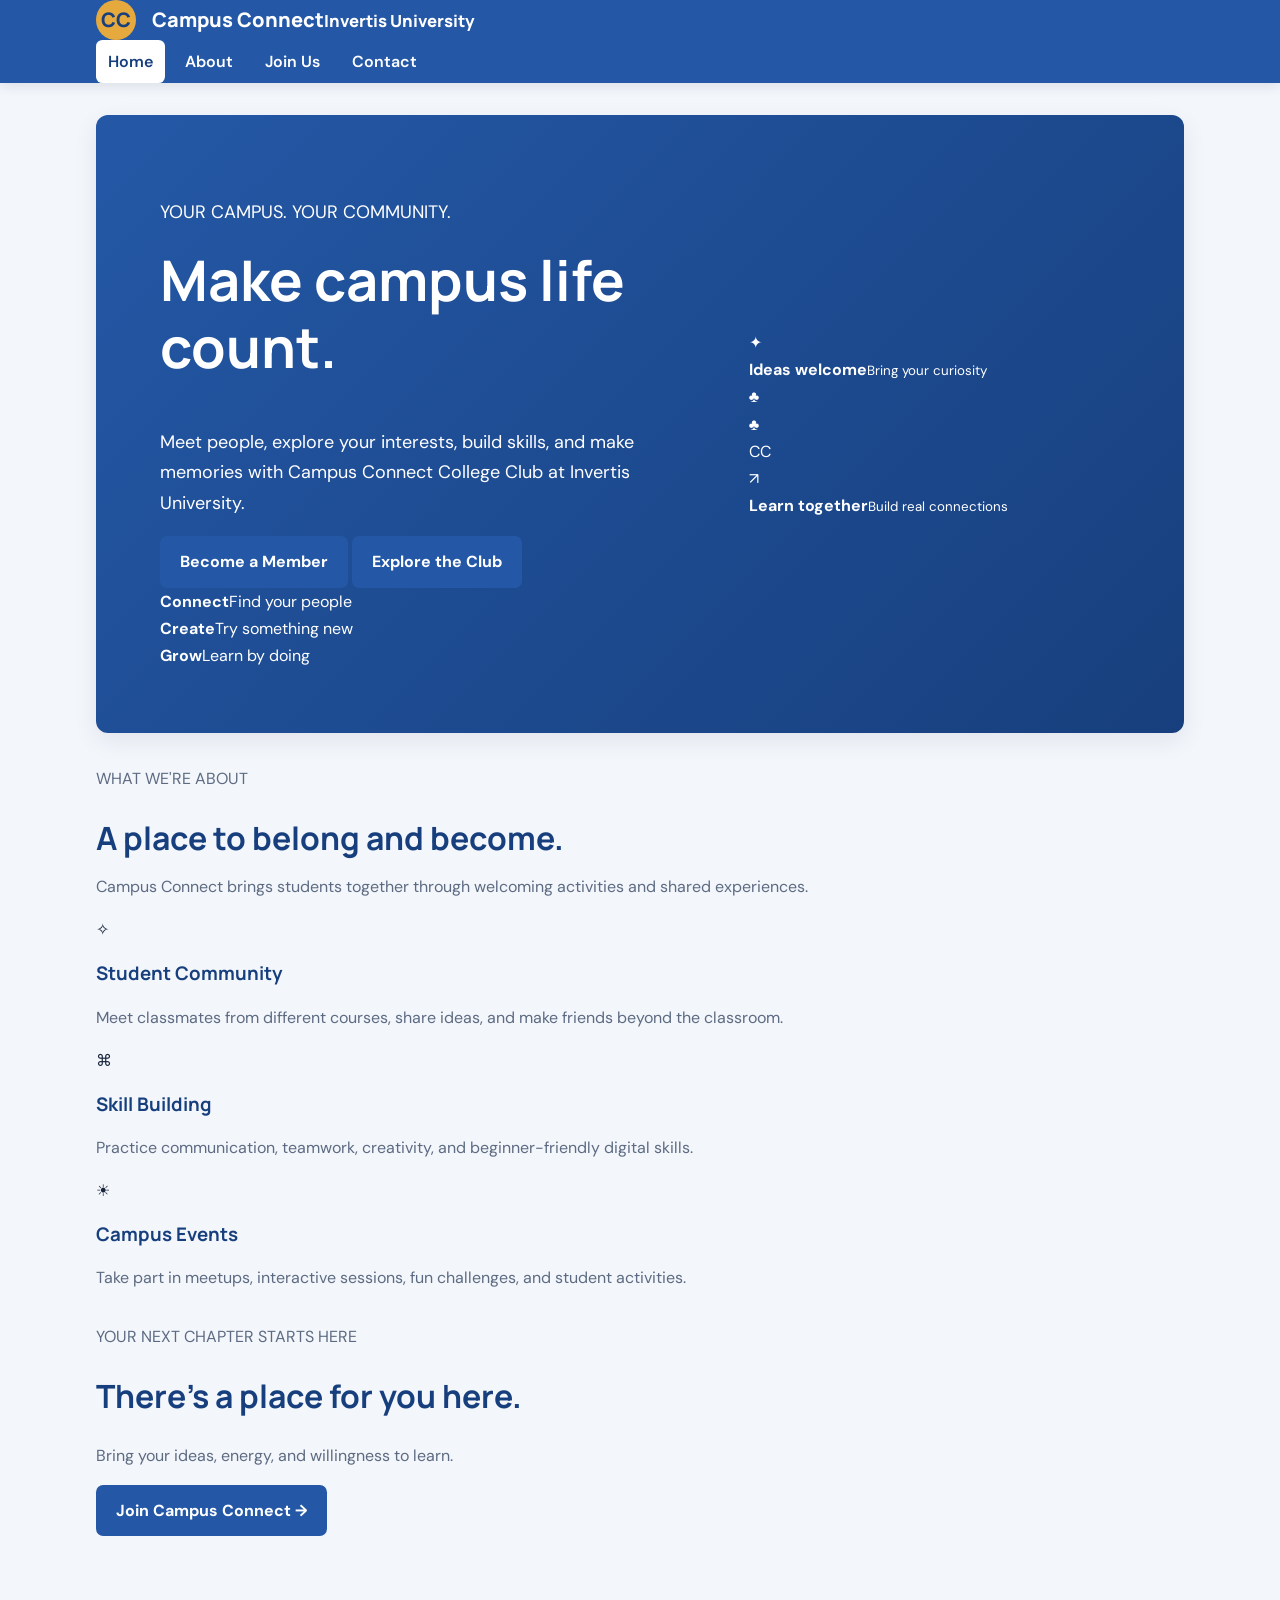
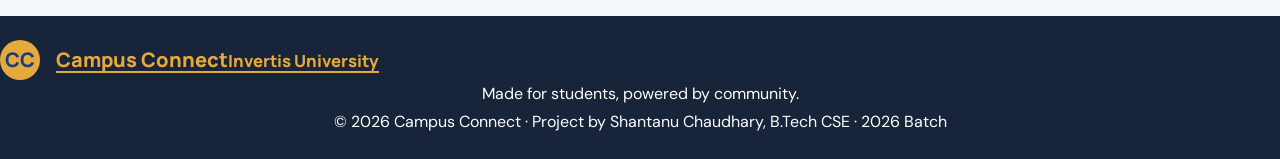
<file: index.html>
<!DOCTYPE html>
<html lang="en">
<head>
  <meta charset="UTF-8">
  <meta name="viewport" content="width=device-width, initial-scale=1.0">
  <meta name="description" content="Campus Connect student club at Invertis University.">
  <title>Campus Connect | Invertis University</title>
  <link rel="icon" type="image/svg+xml" href="favicon.svg">
  <link rel="stylesheet" href="css/style.css">
</head>
<body>
  <header class="site-header">
    <a class="brand" href="index.html">
      <span class="brand-mark">CC</span>
      <span>Campus Connect<small>Invertis University</small></span>
    </a>
    <nav aria-label="Main navigation">
      <a class="active" href="index.html">Home</a>
      <a href="about.html">About</a>
      <a href="registration.html">Join Us</a>
      <a href="contact.html">Contact</a>
    </nav>
  </header>

  <main>
    <section class="hero">
      <div class="hero-copy">
        <p class="eyebrow">YOUR CAMPUS. YOUR COMMUNITY.</p>
        <h1>Make campus life <span>count.</span></h1>
        <p class="lead">
          Meet people, explore your interests, build skills, and make
          memories with Campus Connect College Club at Invertis University.
        </p>
        <div class="button-row">
          <a class="button" href="registration.html">Become a Member</a>
          <a class="button button-outline" href="about.html">Explore the Club</a>
        </div>

        <div class="quick-facts">
          <div><strong>Connect</strong><span>Find your people</span></div>
          <div><strong>Create</strong><span>Try something new</span></div>
          <div><strong>Grow</strong><span>Learn by doing</span></div>
        </div>
      </div>

      <div class="hero-art" role="img" aria-label="Campus Connect illustration">
        <div class="orbit orbit-one"></div>
        <div class="orbit orbit-two"></div>
        <div class="art-card card-top">
          <span>✦</span>
          <div><strong>Ideas welcome</strong><small>Bring your curiosity</small></div>
        </div>
        <div class="student-illustration">
          <div class="sun"></div>
          <div class="person person-one"><i></i><b></b></div>
          <div class="person person-two"><i></i><b></b></div>
          <div class="plant plant-one">♣</div>
          <div class="plant plant-two">♣</div>
          <div class="laptop">CC</div>
        </div>
        <div class="art-card card-bottom">
          <span>↗</span>
          <div><strong>Learn together</strong><small>Build real connections</small></div>
        </div>
      </div>
    </section>

    <section class="section">
      <div class="section-heading">
        <p class="eyebrow">WHAT WE'RE ABOUT</p>
        <h2>A place to belong <span>and become.</span></h2>
        <p>Campus Connect brings students together through welcoming activities and shared experiences.</p>
      </div>

      <div class="feature-grid">
        <article class="feature-card">
          <div class="feature-icon">✧</div>
          <h3>Student Community</h3>
          <p>Meet classmates from different courses, share ideas, and make friends beyond the classroom.</p>
        </article>
        <article class="feature-card">
          <div class="feature-icon">⌘</div>
          <h3>Skill Building</h3>
          <p>Practice communication, teamwork, creativity, and beginner-friendly digital skills.</p>
        </article>
        <article class="feature-card">
          <div class="feature-icon">☀</div>
          <h3>Campus Events</h3>
          <p>Take part in meetups, interactive sessions, fun challenges, and student activities.</p>
        </article>
      </div>
    </section>

    <section class="cta-band">
      <div>
        <p class="eyebrow">YOUR NEXT CHAPTER STARTS HERE</p>
        <h2>There's a place for you here.</h2>
        <p>Bring your ideas, energy, and willingness to learn.</p>
      </div>
      <a class="button button-light" href="registration.html">Join Campus Connect →</a>
    </section>
  </main>

  <footer class="site-footer">
    <a class="brand brand-footer" href="index.html">
      <span class="brand-mark">CC</span>
      <span>Campus Connect<small>Invertis University</small></span>
    </a>
    <p>Made for students, powered by community.</p>
    <p class="copyright">© 2026 Campus Connect · Project by Shantanu Chaudhary, B.Tech CSE · 2026 Batch</p>
  </footer>
</body>
</html>
</file>
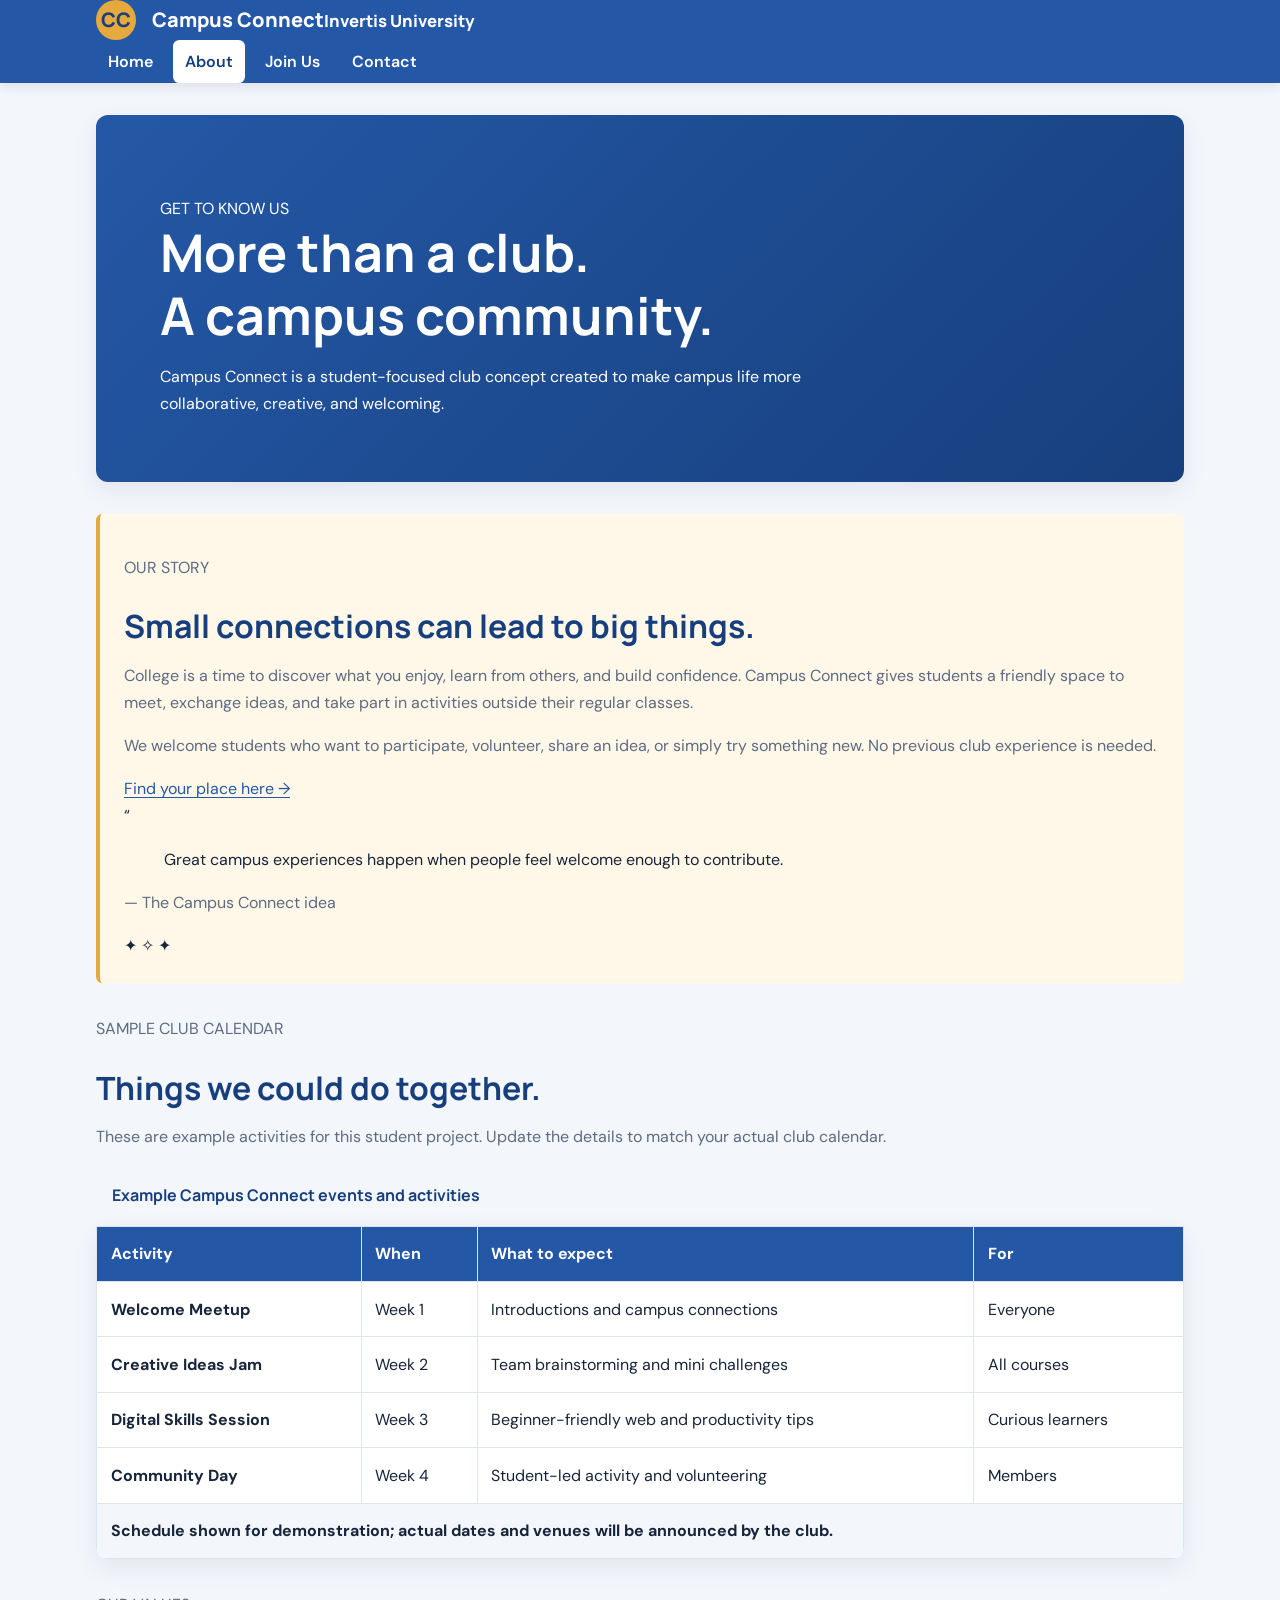
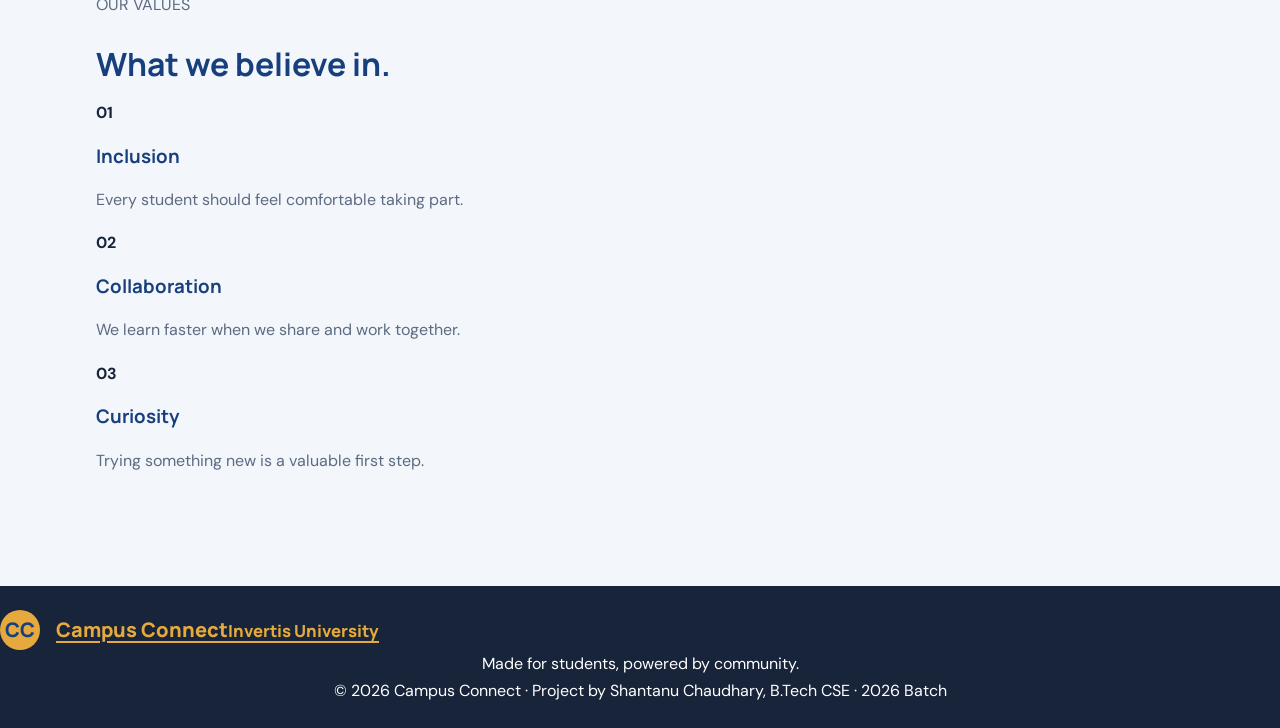
<file: about.html>
<!DOCTYPE html>
<html lang="en">
<head>
  <meta charset="UTF-8">
  <meta name="viewport" content="width=device-width, initial-scale=1.0">
  <meta name="description" content="Learn about Campus Connect College Club.">
  <title>About | Campus Connect</title>
  <link rel="icon" type="image/svg+xml" href="favicon.svg">
  <link rel="stylesheet" href="css/style.css">
</head>
<body>
  <header class="site-header">
    <a class="brand" href="index.html">
      <span class="brand-mark">CC</span>
      <span>Campus Connect<small>Invertis University</small></span>
    </a>
    <nav aria-label="Main navigation">
      <a href="index.html">Home</a>
      <a class="active" href="about.html">About</a>
      <a href="registration.html">Join Us</a>
      <a href="contact.html">Contact</a>
    </nav>
  </header>

  <main>
    <section class="page-hero">
      <p class="eyebrow">GET TO KNOW US</p>
      <h1>More than a club.<br><span>A campus community.</span></h1>
      <p>Campus Connect is a student-focused club concept created to make campus life more collaborative, creative, and welcoming.</p>
    </section>

    <section class="section" id="join-us">
      <div>
        <p class="eyebrow">OUR STORY</p>
        <h2>Small connections can lead to <span>big things.</span></h2>
        <p>College is a time to discover what you enjoy, learn from others, and build confidence. Campus Connect gives students a friendly space to meet, exchange ideas, and take part in activities outside their regular classes.</p>
        <p>We welcome students who want to participate, volunteer, share an idea, or simply try something new. No previous club experience is needed.</p>
        <a class="text-link" href="registration.html">Find your place here →</a>
      </div>

      <aside class="quote-card">
        <span class="quote-mark">“</span>
        <blockquote>Great campus experiences happen when people feel welcome enough to contribute.</blockquote>
        <p>— The Campus Connect idea</p>
        <div class="quote-decoration">✦ ✧ ✦</div>
      </aside>
    </section>

    <section class="section section-tint">
      <div class="section-heading">
        <p class="eyebrow">SAMPLE CLUB CALENDAR</p>
        <h2>Things we could do <span>together.</span></h2>
        <p>These are example activities for this student project. Update the details to match your actual club calendar.</p>
      </div>

      <div class="table-wrap">
        <table>
          <caption>Example Campus Connect events and activities</caption>
          <thead>
            <tr>
              <th scope="col">Activity</th>
              <th scope="col">When</th>
              <th scope="col">What to expect</th>
              <th scope="col">For</th>
            </tr>
          </thead>
          <tbody>
            <tr>
              <td><strong>Welcome Meetup</strong></td>
              <td>Week 1</td>
              <td>Introductions and campus connections</td>
              <td>Everyone</td>
            </tr>
            <tr>
              <td><strong>Creative Ideas Jam</strong></td>
              <td>Week 2</td>
              <td>Team brainstorming and mini challenges</td>
              <td>All courses</td>
            </tr>
            <tr>
              <td><strong>Digital Skills Session</strong></td>
              <td>Week 3</td>
              <td>Beginner-friendly web and productivity tips</td>
              <td>Curious learners</td>
            </tr>
            <tr>
              <td><strong>Community Day</strong></td>
              <td>Week 4</td>
              <td>Student-led activity and volunteering</td>
              <td>Members</td>
            </tr>
          </tbody>
          <tfoot>
            <tr>
              <td colspan="4">Schedule shown for demonstration; actual dates and venues will be announced by the club.</td>
            </tr>
          </tfoot>
        </table>
      </div>
    </section>

    <section class="section">
      <div class="section-heading">
        <p class="eyebrow">OUR VALUES</p>
        <h2>What we <span>believe in.</span></h2>
      </div>
      <div class="values-grid">
        <div><b>01</b><h3>Inclusion</h3><p>Every student should feel comfortable taking part.</p></div>
        <div><b>02</b><h3>Collaboration</h3><p>We learn faster when we share and work together.</p></div>
        <div><b>03</b><h3>Curiosity</h3><p>Trying something new is a valuable first step.</p></div>
      </div>
    </section>
  </main>

  <footer class="site-footer">
    <a class="brand brand-footer" href="index.html">
      <span class="brand-mark">CC</span>
      <span>Campus Connect<small>Invertis University</small></span>
    </a>
    <p>Made for students, powered by community.</p>
    <p class="copyright">© 2026 Campus Connect · Project by Shantanu Chaudhary, B.Tech CSE · 2026 Batch</p>
  </footer>
</body>
</html>
</file>
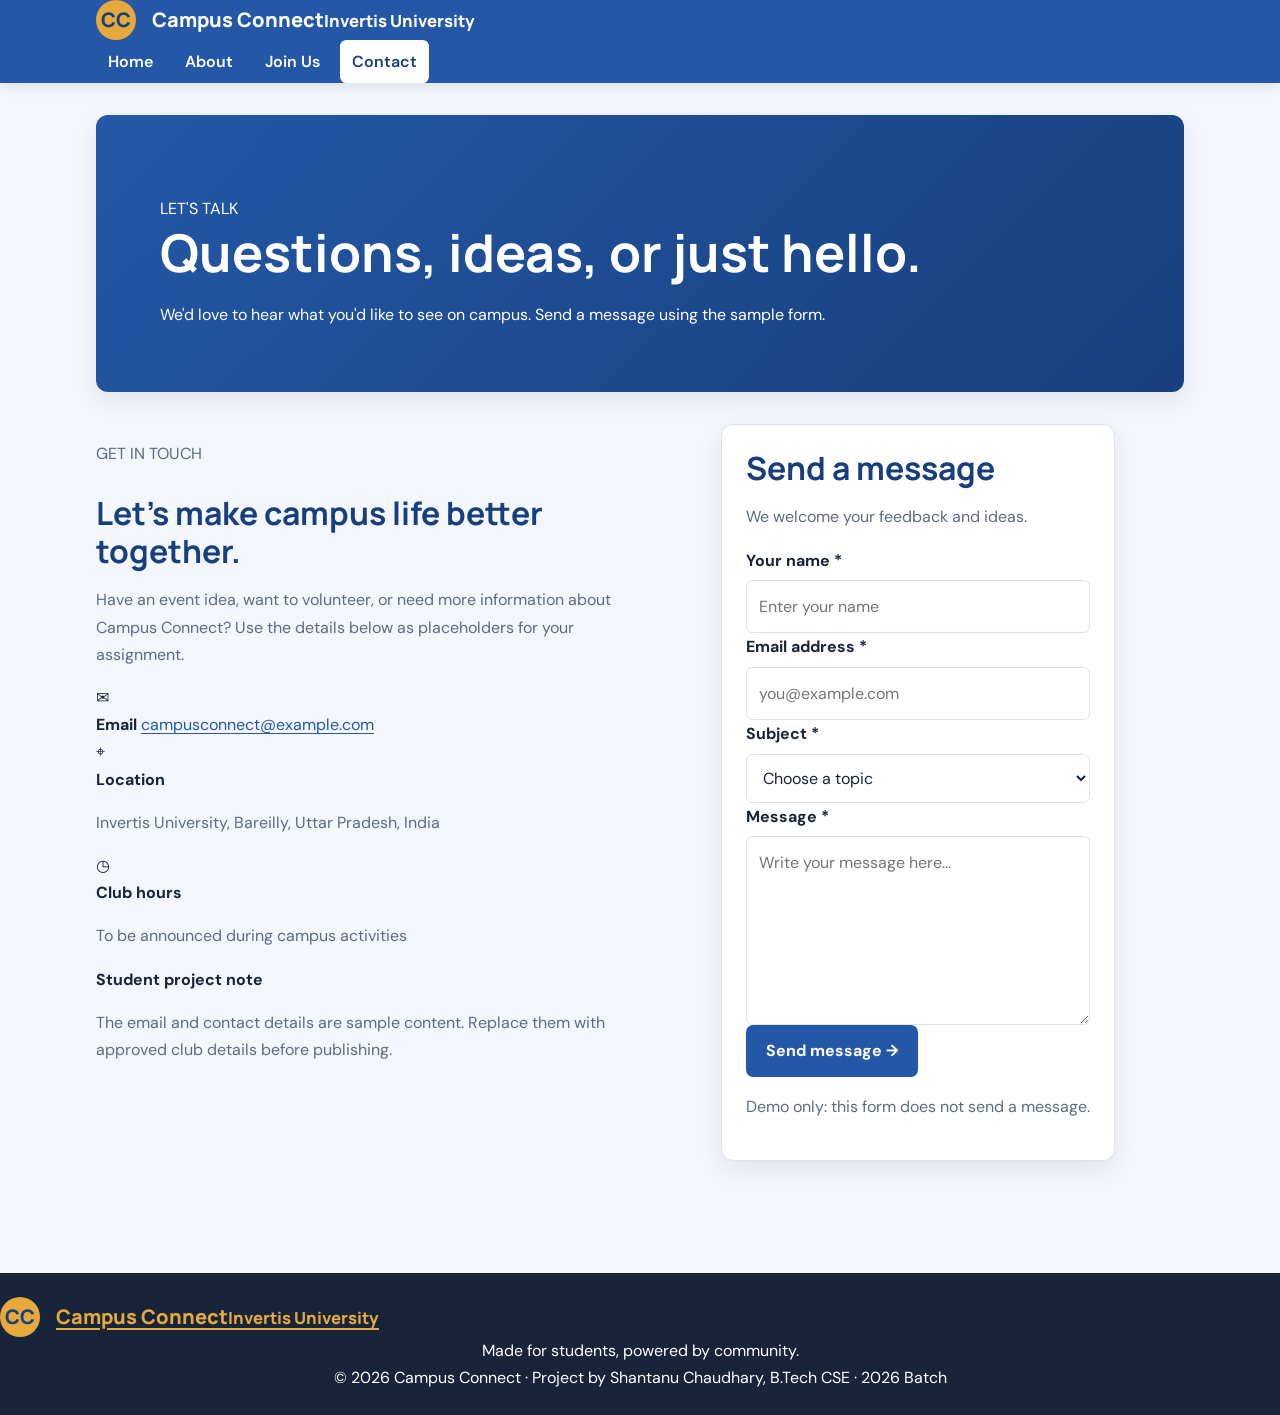
<file: contact.html>
<!DOCTYPE html>
<html lang="en">
<head>
  <meta charset="UTF-8">
  <meta name="viewport" content="width=device-width, initial-scale=1.0">
  <meta name="description" content="Contact Campus Connect at Invertis University.">
  <title>Contact | Campus Connect</title>
  <link rel="icon" type="image/svg+xml" href="favicon.svg">
  <link rel="stylesheet" href="css/style.css">
</head>
<body>
  <header class="site-header">
    <a class="brand" href="index.html">
      <span class="brand-mark">CC</span>
      <span>Campus Connect<small>Invertis University</small></span>
    </a>
    <nav aria-label="Main navigation">
      <a href="index.html">Home</a>
      <a href="about.html">About</a>
      <a href="registration.html">Join Us</a>
      <a class="active" href="contact.html">Contact</a>
    </nav>
  </header>

  <main>
    <section class="page-hero">
      <p class="eyebrow">LET'S TALK</p>
      <h1>Questions, ideas, <span>or just hello.</span></h1>
      <p>We'd love to hear what you'd like to see on campus. Send a message using the sample form.</p>
    </section>

    <section class="section contact-layout">
      <div class="contact-info">
        <p class="eyebrow">GET IN TOUCH</p>
        <h2>Let's make campus life <span>better together.</span></h2>
        <p>Have an event idea, want to volunteer, or need more information about Campus Connect? Use the details below as placeholders for your assignment.</p>

        <div class="contact-item">
          <span class="contact-icon">✉</span>
          <div>
            <strong>Email</strong>
            <a href="mailto:campusconnect@example.com">campusconnect@example.com</a>
          </div>
        </div>

        <div class="contact-item">
          <span class="contact-icon">⌖</span>
          <div>
            <strong>Location</strong>
            <p>Invertis University, Bareilly, Uttar Pradesh, India</p>
          </div>
        </div>

        <div class="contact-item">
          <span class="contact-icon">◷</span>
          <div>
            <strong>Club hours</strong>
            <p>To be announced during campus activities</p>
          </div>
        </div>

        <div class="contact-note">
          <strong>Student project note</strong>
          <p>The email and contact details are sample content. Replace them with approved club details before publishing.</p>
        </div>
      </div>

      <form class="form-card contact-form" action="#" method="get">
        <h2>Send a message</h2>
        <p class="form-subtitle">We welcome your feedback and ideas.</p>

        <div class="field">
          <label for="name">Your name *</label>
          <input id="name" name="name" type="text" placeholder="Enter your name" autocomplete="name" required>
        </div>

        <div class="field">
          <label for="email">Email address *</label>
          <input id="email" name="email" type="email" placeholder="you@example.com" autocomplete="email" required>
        </div>

        <div class="field">
          <label for="subject">Subject *</label>
          <select id="subject" name="subject" required>
            <option value="">Choose a topic</option>
            <option>Membership</option>
            <option>Events and volunteering</option>
            <option>Collaboration idea</option>
            <option>General question</option>
          </select>
        </div>

        <div class="field">
          <label for="message">Message *</label>
          <textarea id="message" name="message" rows="6" placeholder="Write your message here..." required></textarea>
        </div>

        <button class="button" type="submit">Send message →</button>
        <p class="small-note">Demo only: this form does not send a message.</p>
      </form>
    </section>
  </main>

  <footer class="site-footer">
    <a class="brand brand-footer" href="index.html">
      <span class="brand-mark">CC</span>
      <span>Campus Connect<small>Invertis University</small></span>
    </a>
    <p>Made for students, powered by community.</p>
    <p class="copyright">© 2026 Campus Connect · Project by Shantanu Chaudhary, B.Tech CSE · 2026 Batch</p>
  </footer>
</body>
</html>
</file>
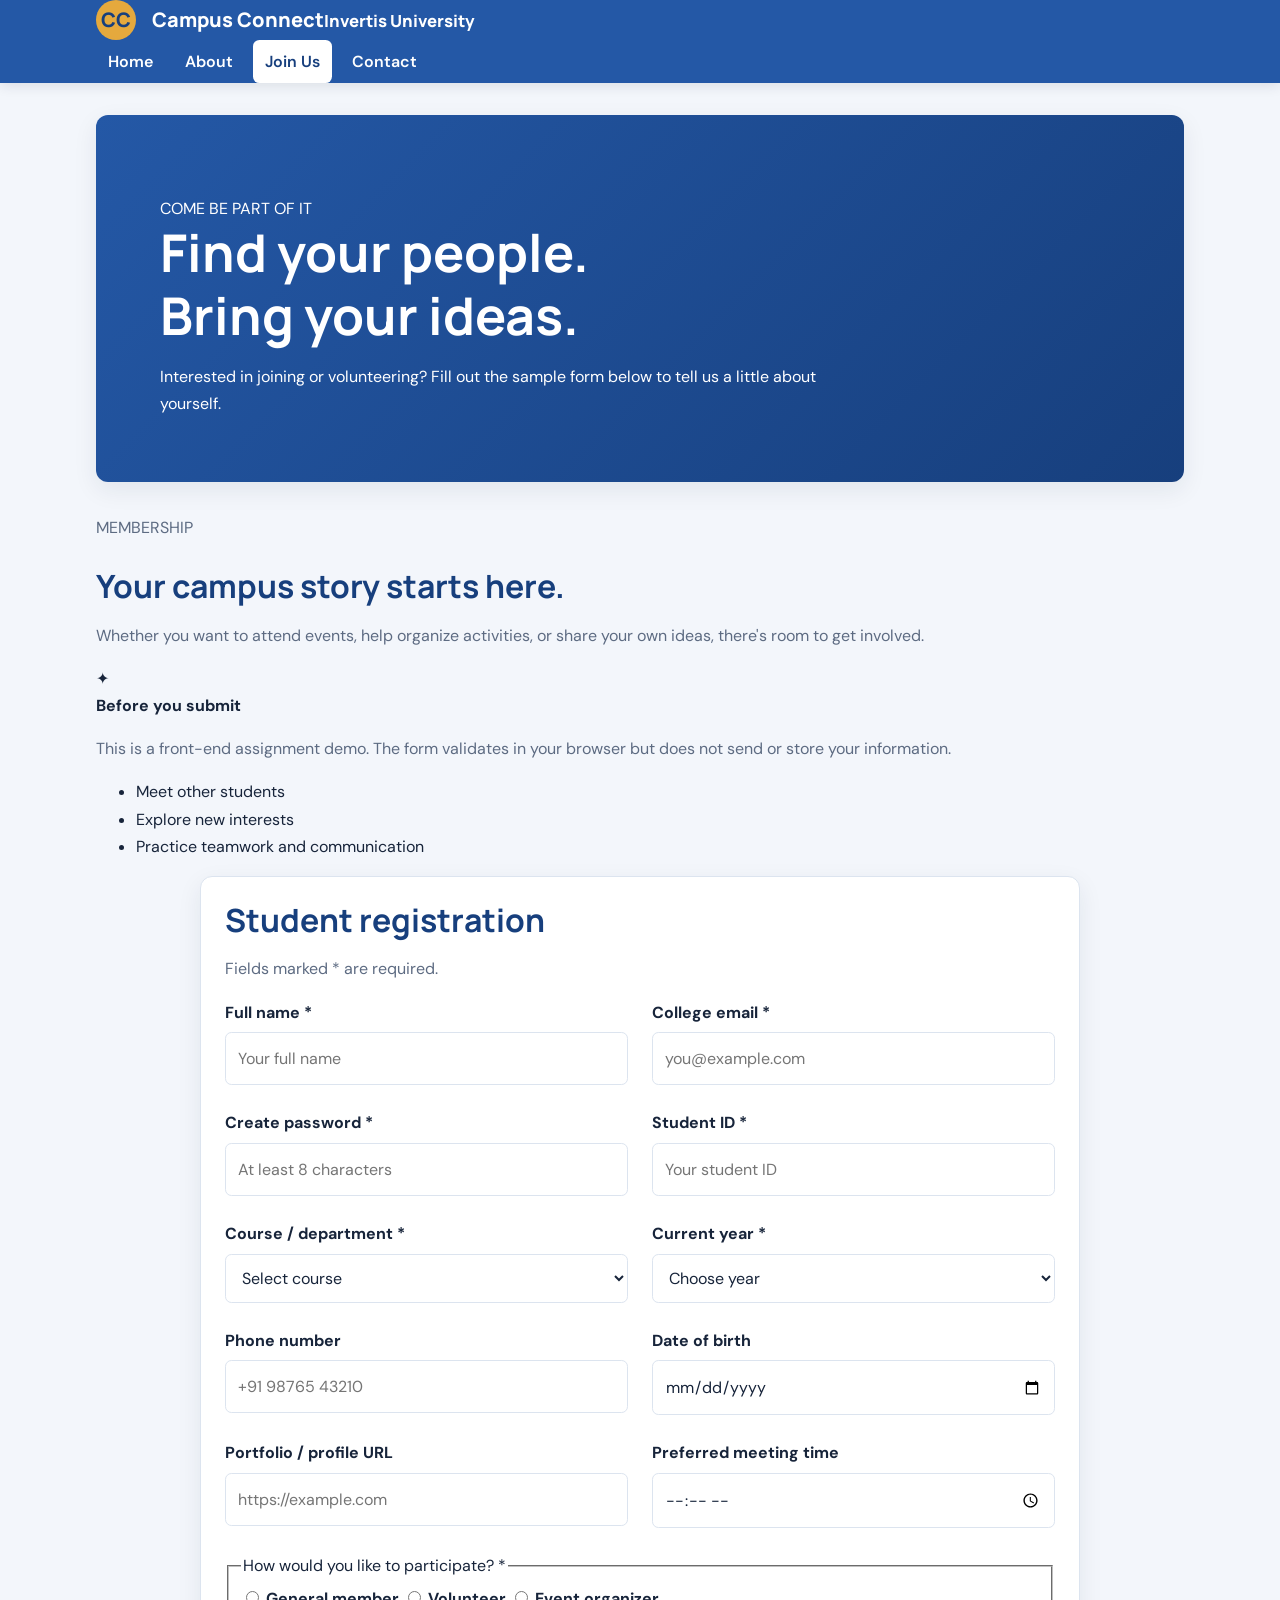
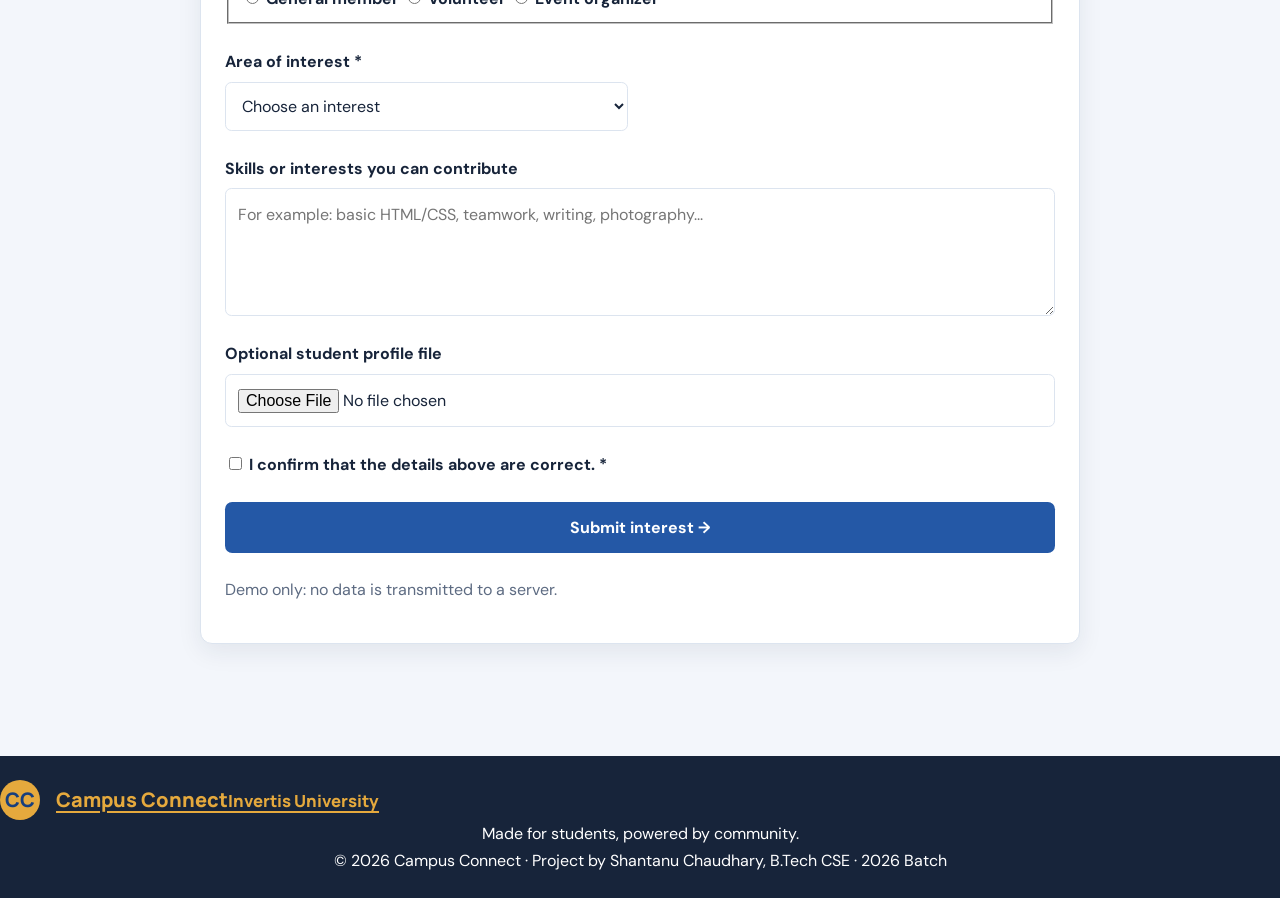
<file: registration.html>
<!DOCTYPE html>
<html lang="en">
<head>
  <meta charset="UTF-8">
  <meta name="viewport" content="width=device-width, initial-scale=1.0">
  <meta name="description" content="Register your interest in joining Campus Connect.">
  <title>Join Us | Campus Connect</title>
  <link rel="icon" type="image/svg+xml" href="favicon.svg">
  <link rel="stylesheet" href="css/style.css">
</head>
<body>
  <header class="site-header">
    <a class="brand" href="index.html">
      <span class="brand-mark">CC</span>
      <span>Campus Connect<small>Invertis University</small></span>
    </a>
    <nav aria-label="Main navigation">
      <a href="index.html">Home</a>
      <a href="about.html">About</a>
      <a class="active" href="registration.html">Join Us</a>
      <a href="contact.html">Contact</a>
    </nav>
  </header>

  <main>
    <section class="page-hero">
      <p class="eyebrow">COME BE PART OF IT</p>
      <h1>Find your people.<br><span>Bring your ideas.</span></h1>
      <p>Interested in joining or volunteering? Fill out the sample form below to tell us a little about yourself.</p>
    </section>

    <section class="section form-layout">
      <div class="form-intro">
        <p class="eyebrow">MEMBERSHIP</p>
        <h2>Your campus story starts <span>here.</span></h2>
        <p>Whether you want to attend events, help organize activities, or share your own ideas, there's room to get involved.</p>

        <div class="info-note">
          <span>✦</span>
          <div>
            <strong>Before you submit</strong>
            <p>This is a front-end assignment demo. The form validates in your browser but does not send or store your information.</p>
          </div>
        </div>

        <ul class="check-list">
          <li>Meet other students</li>
          <li>Explore new interests</li>
          <li>Practice teamwork and communication</li>
        </ul>
      </div>

      <form class="form-card" action="#" method="get">
        <h2>Student registration</h2>
        <p class="form-subtitle">Fields marked * are required.</p>

        <div class="form-grid">
          <div class="field">
            <label for="full-name">Full name *</label>
            <input id="full-name" name="full-name" type="text" placeholder="Your full name" autocomplete="name" required>
          </div>

          <div class="field">
            <label for="student-email">College email *</label>
            <input id="student-email" name="student-email" type="email" placeholder="you@example.com" autocomplete="email" required>
          </div>

          <div class="field">
            <label for="password">Create password *</label>
            <input id="password" name="password" type="password" minlength="8" placeholder="At least 8 characters" autocomplete="new-password" required>
          </div>

          <div class="field">
            <label for="student-id">Student ID *</label>
            <input id="student-id" name="student-id" type="number" min="1" placeholder="Your student ID" required>
          </div>

          <div class="field">
            <label for="course">Course / department *</label>
            <select id="course" name="course" required>
              <option value="">Select course</option>
              <option>B.Tech CSE</option>
              <option>B.Tech (Other branch)</option>
              <option>BBA</option>
              <option>BCA</option>
              <option>Other</option>
            </select>
          </div>

          <div class="field">
            <label for="year">Current year *</label>
            <select id="year" name="year" required>
              <option value="">Choose year</option>
              <option>1st year</option>
              <option>2nd year</option>
              <option>3rd year</option>
              <option>4th year</option>
              <option>Other</option>
            </select>
          </div>

          <div class="field">
            <label for="phone">Phone number</label>
            <input id="phone" name="phone" type="tel" placeholder="+91 98765 43210" autocomplete="tel" pattern="[+0-9 ()-]{7,20}">
          </div>

          <div class="field">
            <label for="birth-date">Date of birth</label>
            <input id="birth-date" name="birth-date" type="date">
          </div>

          <div class="field">
            <label for="portfolio">Portfolio / profile URL</label>
            <input id="portfolio" name="portfolio" type="url" placeholder="https://example.com">
          </div>

          <div class="field">
            <label for="available-time">Preferred meeting time</label>
            <input id="available-time" name="available-time" type="time">
          </div>

          <fieldset class="field field-full">
            <legend>How would you like to participate? *</legend>
            <div class="choice-row">
              <label class="choice"><input type="radio" name="participation" value="member" required> General member</label>
              <label class="choice"><input type="radio" name="participation" value="volunteer"> Volunteer</label>
              <label class="choice"><input type="radio" name="participation" value="organizer"> Event organizer</label>
            </div>
          </fieldset>

          <div class="field">
            <label for="interest">Area of interest *</label>
            <select id="interest" name="interest" required>
              <option value="">Choose an interest</option>
              <option>Technology</option>
              <option>Design and creativity</option>
              <option>Events and management</option>
              <option>Community activities</option>
              <option>Communication and media</option>
            </select>
          </div>

          <div class="field field-full">
            <label for="skills">Skills or interests you can contribute</label>
            <textarea id="skills" name="skills" rows="3" placeholder="For example: basic HTML/CSS, teamwork, writing, photography..."></textarea>
          </div>

          <div class="field field-full">
            <label for="proof">Optional student profile file</label>
            <input id="proof" name="proof" type="file" accept=".pdf,.jpg,.jpeg,.png">
          </div>

          <div class="field field-full">
            <label class="choice">
              <input type="checkbox" name="agreement" required>
              I confirm that the details above are correct. *
            </label>
          </div>

          <div class="field field-full">
            <button class="button" type="submit">Submit interest →</button>
            <p class="small-note">Demo only: no data is transmitted to a server.</p>
          </div>
        </div>
      </form>
    </section>
  </main>

  <footer class="site-footer">
    <a class="brand brand-footer" href="index.html">
      <span class="brand-mark">CC</span>
      <span>Campus Connect<small>Invertis University</small></span>
    </a>
    <p>Made for students, powered by community.</p>
    <p class="copyright">© 2026 Campus Connect · Project by Shantanu Chaudhary, B.Tech CSE · 2026 Batch</p>
  </footer>
</body>
</html>
</file>
<file: css/style.css>
@import url('https://fonts.googleapis.com/css2?family=DM+Sans:wght@400;500;600;700&family=Manrope:wght@500;600;700;800&display=swap');

/* =================================
   1. CSS DESIGN TOKENS
================================= */
:root {
  --color-ink: #17243a;
  --color-muted: #5d6b82;
  --color-primary: #2458a6;
  --color-primary-dark: #173f7d;
  --color-accent: #e5a93d;
  --color-surface: #ffffff;
  --color-page: #f3f6fb;
  --color-border: #dce4ef;
  --color-success: #24734b;

  --font-body: 'DM Sans', sans-serif;
  --font-heading: 'Manrope', sans-serif;

  --space-1: 0.5rem;
  --space-2: 1rem;
  --space-3: 1.5rem;
  --space-4: 2rem;
  --space-5: 3rem;

  --content-width: 68rem;
  --radius-card: 0.75rem;
  --shadow-card: 0 0.5rem 1.5rem rgb(23 36 58 / 8%);
}

/* =================================
   2. GLOBAL / ELEMENT SELECTORS
================================= */
* {
  box-sizing: border-box;
}

html {
  font-size: 100%;
  scroll-behavior: smooth;
}

body {
  margin: 0;
  color: var(--color-ink);
  background: var(--color-page);
  font-family: var(--font-body);
  font-size: 1rem;
  line-height: 1.7;
}

h1,
h2,
h3,
h4 {
  color: var(--color-primary-dark);
  font-family: var(--font-heading);
  line-height: 1.2;
}

h1 {
  font-size: clamp(2rem, 5vw, 3.25rem);
}

h2 {
  font-size: clamp(1.5rem, 3vw, 2rem);
}

p {
  color: var(--color-muted);
}

img {
  display: block;
  max-width: 100%;
  height: auto;
}

a {
  color: var(--color-primary);
  text-underline-offset: 0.2em;
  transition: color 0.2s ease;
}

a:hover {
  color: var(--color-primary-dark);
}

button,
input,
select,
textarea {
  font: inherit;
}

/* =================================
   3. COMMON PAGE LAYOUT
================================= */
main {
  width: min(92%, var(--content-width));
  min-height: 65vh;
  margin-inline: auto;
  padding-block: var(--space-4);
}

.section {
  margin-block: var(--space-4);
}

.section h2 {
  margin-bottom: var(--space-2);
}

.page-hero {
  margin-bottom: var(--space-4);
  padding: clamp(2rem, 6vw, 4rem);
  border-radius: var(--radius-card);
  background: linear-gradient(
    135deg,
    var(--color-primary),
    var(--color-primary-dark)
  );
  color: var(--color-surface);
  box-shadow: var(--shadow-card);
}

.page-hero h1,
.page-hero h2,
.page-hero p {
  color: var(--color-surface);
}

.page-hero h1 {
  margin-top: 0;
  margin-bottom: var(--space-2);
}

.page-hero p {
  max-width: 65ch;
  margin-bottom: 0;
}

/* =================================
   4. HEADER AND NAVIGATION
================================= */
.site-header {
  color: var(--color-surface);
  background: var(--color-primary);
  box-shadow: 0 0.2rem 0.8rem rgb(23 36 58 / 12%);
}

.site-header a {
  color: var(--color-surface);
  text-decoration: none;
}

.site-header a:hover {
  color: var(--color-accent);
}

.site-header > *,
.site-header .header-inner {
  width: min(92%, var(--content-width));
  margin-inline: auto;
}

.brand {
  display: flex;
  align-items: center;
  gap: var(--space-2);
  font-family: var(--font-heading);
  font-size: 1.25rem;
  font-weight: 800;
}

.brand-mark {
  display: inline-grid;
  width: 2.5rem;
  height: 2.5rem;
  place-items: center;
  border-radius: 50%;
  color: var(--color-primary-dark);
  background: var(--color-accent);
  font-weight: 800;
}

.site-header nav {
  display: flex;
  flex-wrap: wrap;
  align-items: center;
  gap: var(--space-1);
}

.site-header nav a {
  display: inline-block;
  padding: 0.5rem 0.75rem;
  border-radius: 0.4rem;
  font-weight: 600;
}

.site-header nav a:hover,
.site-header nav a.active {
  color: var(--color-primary-dark);
  background: var(--color-surface);
}

/* =================================
   5. HOME PAGE HERO
================================= */
.hero {
  display: grid;
  grid-template-columns: 1.2fr 0.8fr;
  align-items: center;
  gap: var(--space-4);
  padding: clamp(2rem, 6vw, 4rem);
  border-radius: var(--radius-card);
  color: var(--color-surface);
  background: linear-gradient(
    135deg,
    var(--color-primary),
    var(--color-primary-dark)
  );
  box-shadow: var(--shadow-card);
}

.hero h1,
.hero h2,
.hero p {
  color: var(--color-surface);
}

.hero h1 {
  margin-top: 0;
  font-size: clamp(2rem, 5vw, 3.5rem);
}

.hero p {
  max-width: 60ch;
  font-size: 1.125rem;
}

.hero img {
  width: 100%;
  border-radius: var(--radius-card);
}

/* =================================
   6. CARDS AND CONTENT
================================= */
.card,
.form-card {
  padding: var(--space-3);
  border: 1px solid var(--color-border);
  border-radius: var(--radius-card);
  background: var(--color-surface);
  box-shadow: var(--shadow-card);
}

.card h2,
.card h3,
.form-card h2 {
  margin-top: 0;
  color: var(--color-primary-dark);
}

.card p,
.form-card p {
  color: var(--color-muted);
}

.card-grid {
  display: grid;
  grid-template-columns: repeat(auto-fit, minmax(min(100%, 15rem), 1fr));
  gap: var(--space-3);
}

/* =================================
   7. BUTTONS
================================= */
button,
.button,
input[type="submit"] {
  display: inline-block;
  padding: 0.75rem 1.25rem;
  border: 0;
  border-radius: 0.45rem;
  color: var(--color-surface);
  background: var(--color-primary);
  font-weight: 700;
  text-decoration: none;
  cursor: pointer;
  transition: background 0.2s ease, transform 0.2s ease;
}

button:hover,
.button:hover,
input[type="submit"]:hover {
  color: var(--color-surface);
  background: var(--color-primary-dark);
  transform: translateY(-2px);
}

/* =================================
   8. FORMS
================================= */
.form-card {
  max-width: 55rem;
  margin-inline: auto;
}

.form-grid {
  display: grid;
  grid-template-columns: repeat(2, minmax(0, 1fr));
  gap: var(--space-3);
}

.field {
  display: flex;
  flex-direction: column;
  gap: 0.4rem;
}

.field-full {
  grid-column: 1 / -1;
}

.field label {
  color: var(--color-ink);
  font-weight: 700;
}

.field input,
.field select,
.field textarea,
input,
select,
textarea {
  max-width: 100%;
}

.field input:not([type="checkbox"]):not([type="radio"]),
.field select,
.field textarea {
  width: 100%;
  padding: 0.75rem;
  border: 1px solid var(--color-border);
  border-radius: 0.4rem;
  color: var(--color-ink);
  background: var(--color-surface);
}

.field textarea {
  min-height: 8rem;
  resize: vertical;
}

.field input:focus,
.field select:focus,
.field textarea:focus {
  outline: 3px solid rgb(36 88 166 / 18%);
  border-color: var(--color-primary);
}

input[type="checkbox"],
input[type="radio"] {
  accent-color: var(--color-primary);
}

input[type="file"] {
  max-width: 100%;
}

/* =================================
   9. CONTACT PAGE
================================= */
.contact-layout {
  display: grid;
  grid-template-columns: repeat(2, minmax(0, 1fr));
  gap: var(--space-3);
  align-items: start;
}

.contact-layout > * {
  min-width: 0;
}

/* =================================
   10. TABLES
================================= */
table {
  width: 100%;
  border-collapse: collapse;
  overflow: hidden;
  border-radius: var(--radius-card);
  background: var(--color-surface);
  box-shadow: var(--shadow-card);
}

caption {
  padding: var(--space-2);
  color: var(--color-primary-dark);
  font-family: var(--font-heading);
  font-weight: 700;
  text-align: left;
}

th,
td {
  padding: 0.85rem;
  border: 1px solid var(--color-border);
  text-align: left;
}

thead {
  color: var(--color-surface);
  background: var(--color-primary);
}

tfoot {
  background: var(--color-page);
  font-weight: 700;
}

/* =================================
   11. CLASS VS ID CASCADE TEST
================================= */
.section {
  background-color: transparent;
}

/* ID selector wins over .section due to higher specificity. */
#join-us {
  padding: var(--space-3);
  border-left: 0.3rem solid var(--color-accent);
  border-radius: 0.4rem;
  background-color: #fff8e8;
}

/* =================================
   12. FOOTER
================================= */
.site-footer {
  margin-top: var(--space-5);
  padding: var(--space-3) 0;
  color: var(--color-surface);
  background: var(--color-ink);
}

.site-footer p {
  width: min(92%, var(--content-width));
  margin: 0 auto;
  color: var(--color-surface);
  text-align: center;
}

.site-footer a {
  color: var(--color-accent);
}

/* =================================
   13. ACCESSIBILITY
================================= */
a:focus-visible,
button:focus-visible,
input:focus-visible,
select:focus-visible,
textarea:focus-visible {
  outline: 3px solid var(--color-accent);
  outline-offset: 3px;
}

/* =================================
   14. RESPONSIVE DESIGN
================================= */
@media (max-width: 45rem) {
  main {
    padding-block: var(--space-3);
  }

  .hero {
    grid-template-columns: 1fr;
  }

  .form-grid,
  .contact-layout {
    grid-template-columns: 1fr;
  }

  .field-full {
    grid-column: auto;
  }

  .site-header > *,
  .site-header .header-inner {
    padding-block: var(--space-2);
  }

  .site-header nav {
    gap: 0.25rem;
  }

  .site-header nav a {
    padding: 0.4rem 0.55rem;
  }
}

@media (max-width: 30rem) {
  .page-hero,
  .hero {
    padding: var(--space-3);
  }

  .brand {
    font-size: 1.1rem;
  }

  th,
  td {
    padding: 0.55rem;
    font-size: 0.9rem;
  }
}
</file>
